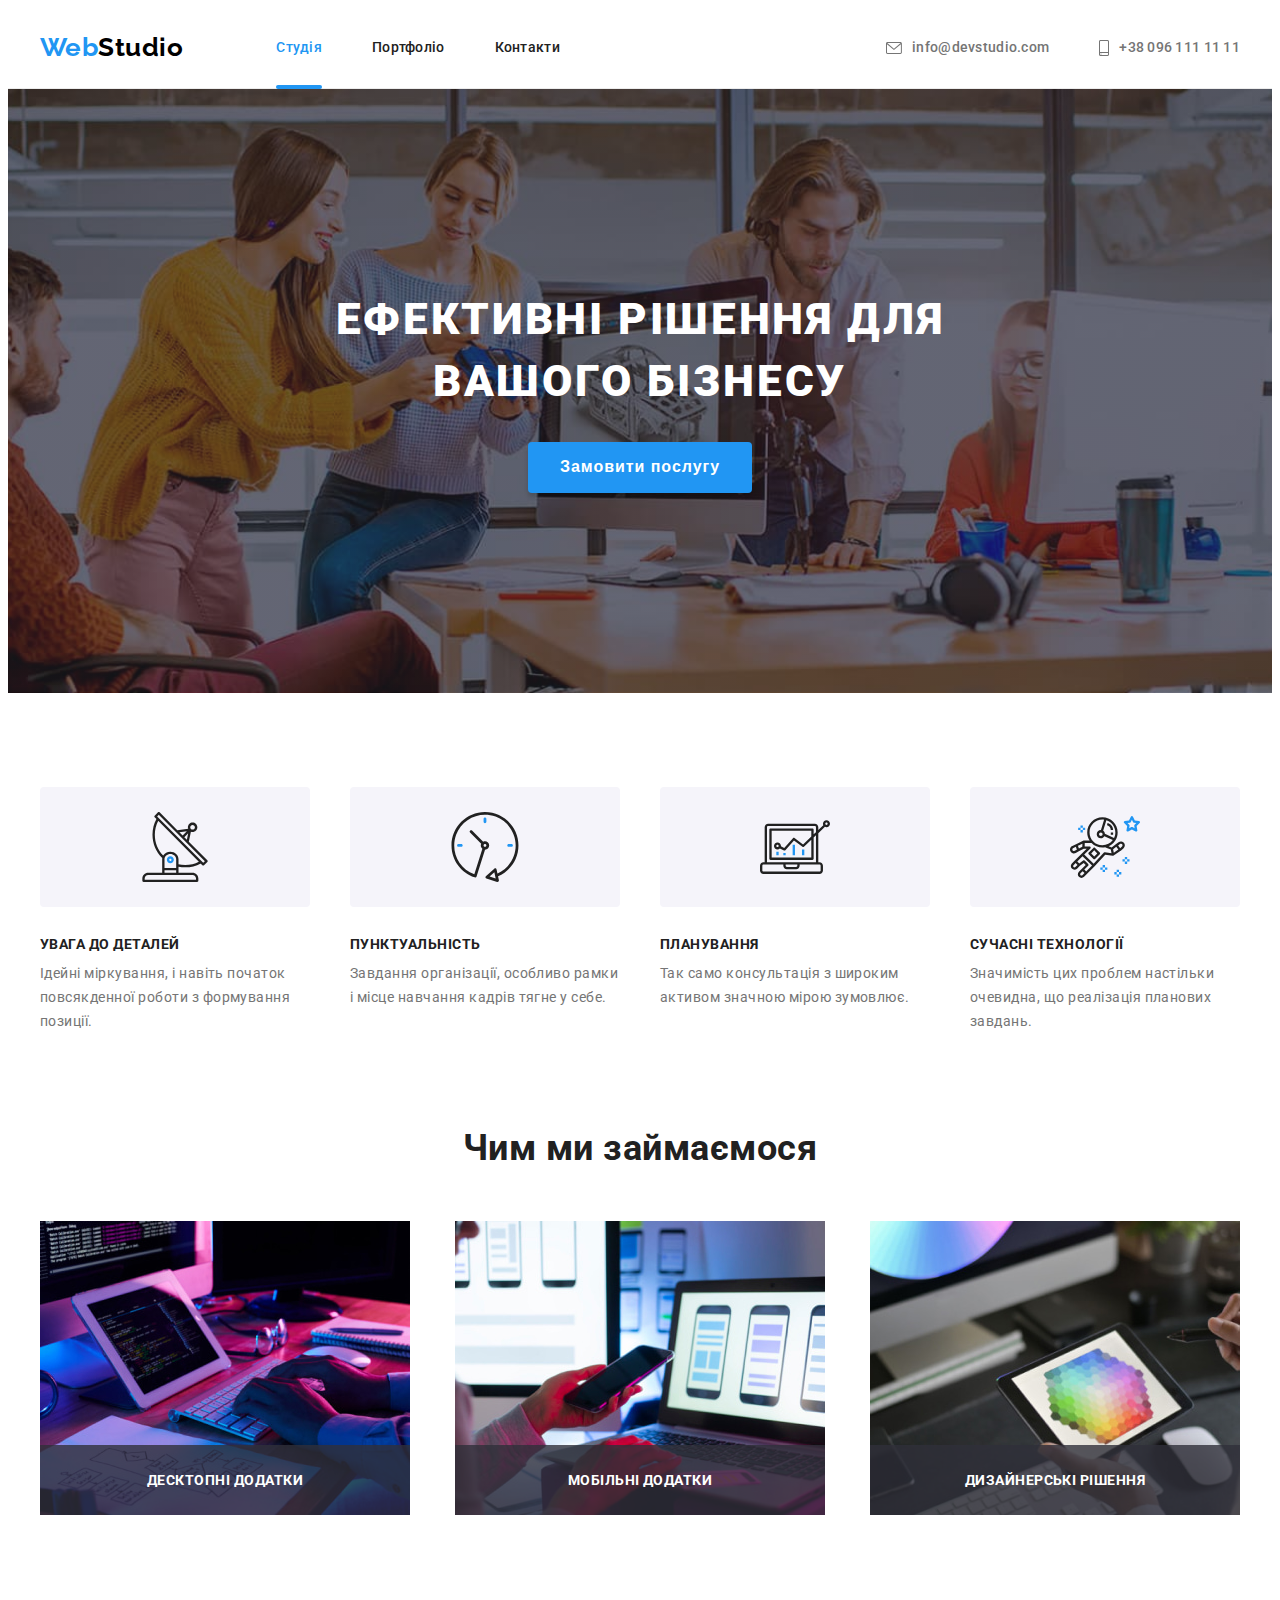
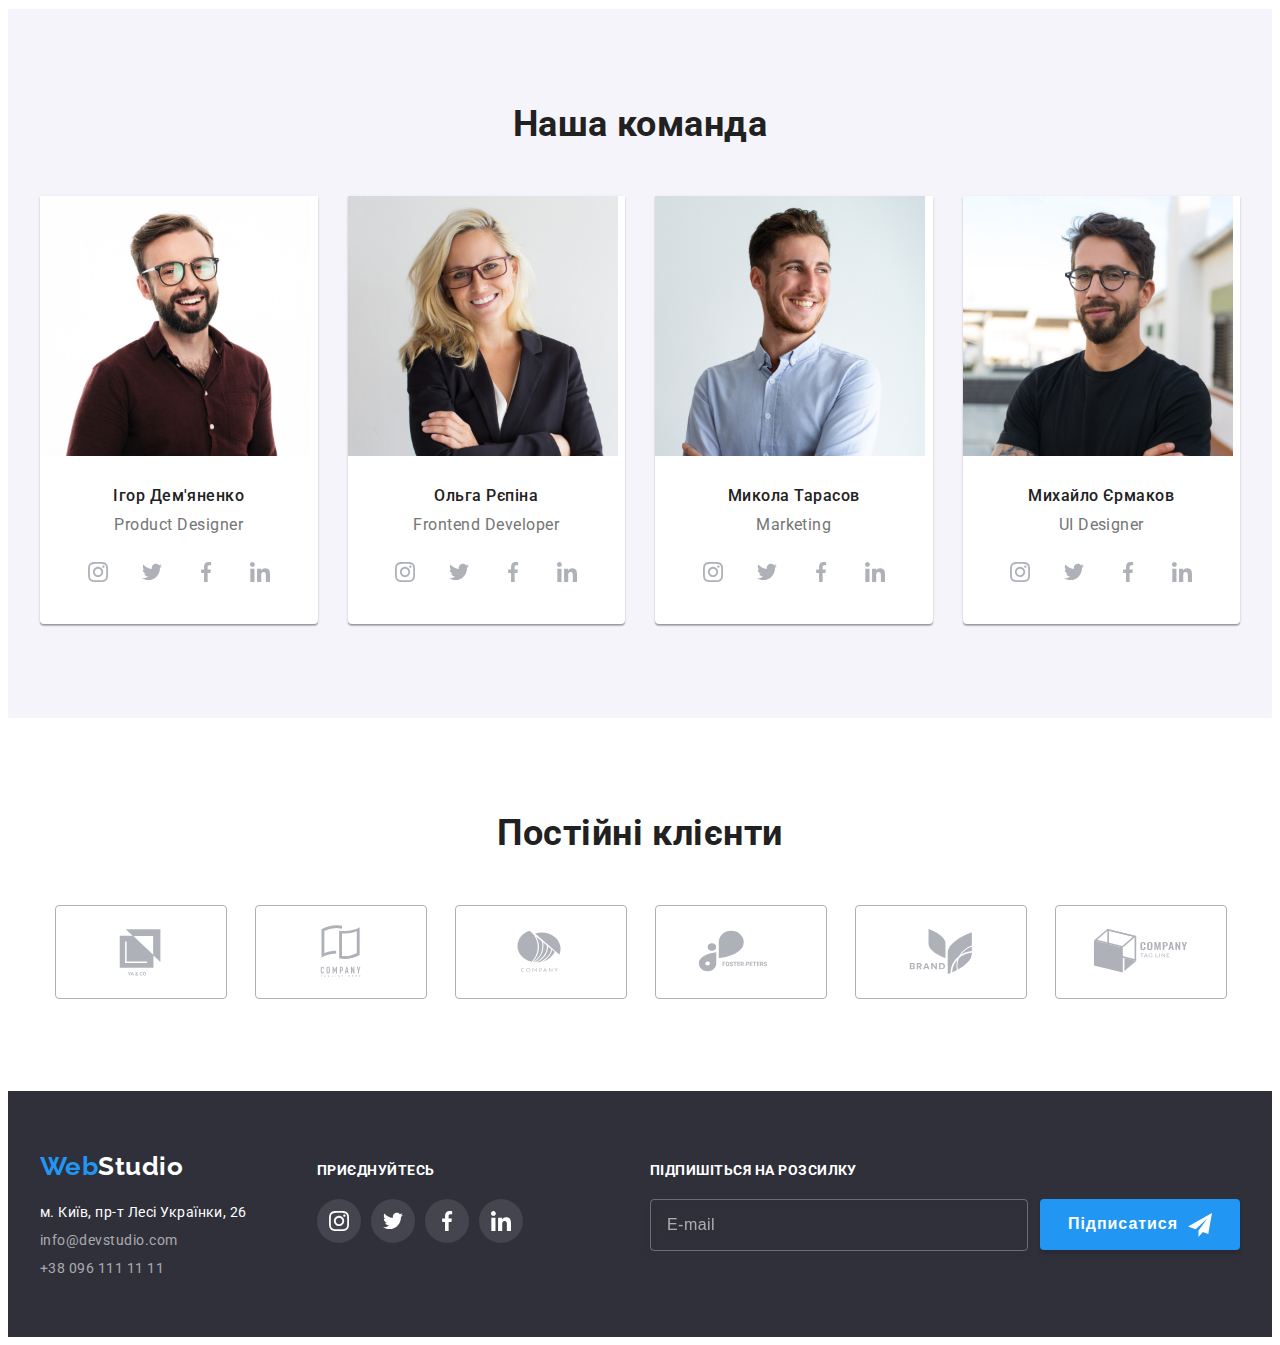
<file: index.html>
<!DOCTYPE html>
<html lang="uk">
  <head>
    <meta charset="UTF-8" />
    <meta http-equiv="X-UA-Compatible" content="IE=edge" />
    <meta name="viewport" content="width=device-width, initial-scale=1.0" />
    <title>Студія</title>

    <!-- Fonts -->
    <link rel="preconnect" href="https://fonts.googleapis.com" />
    <link rel="preconnect" href="https://fonts.gstatic.com" crossorigin />
    <link
      href="https://fonts.googleapis.com/css2?family=Raleway:wght@700&family=Roboto:wght@400;500;700;900&display=swap"
      rel="stylesheet"
    />

    <!-- Normalize -->
    <link
      rel="stylesheet"
      href="https://cdnjs.cloudflare.com/ajax/libs/modern-normalize/1.1.0/modern-normalize.min.css"
      integrity="sha512-wpPYUAdjBVSE4KJnH1VR1HeZfpl1ub8YT/NKx4PuQ5NmX2tKuGu6U/JRp5y+Y8XG2tV+wKQpNHVUX03MfMFn9Q=="
      crossorigin="anonymous"
      referrerpolicy="no-referrer"
    />

    <!-- Styles -->
    <link rel="stylesheet" href="./css/main.min.css" />
  </head>

  <body>
    <header class="header">
      <div class="header__container">
        <nav class="navigation">
          <!-- logo -->
          <a class="logo" href="index.html"
            ><span class="logo__accent">Web</span>Studio</a
          >

          <!-- menu -->
          <ul class="nav-menu">
            <li class="nav-menu__item">
              <a
                class="nav-menu__link nav-menu__link--current"
                href="index.html"
                >Студія</a
              >
            </li>

            <li class="nav-menu__item">
              <a class="nav-menu__link" href="portfolio.html">Портфоліо</a>
            </li>

            <li class="nav-menu__item">
              <a class="nav-menu__link" href="/">Контакти</a>
            </li>
          </ul>
        </nav>

        <!-- contacts -->
        <ul class="contacts">
          <li class="contacts__item">
            <a class="contacts__link" href="mailto:info@devstudio.com">
              <svg class="contacts__icon" width="16" height="12">
                <use href="./images/sprite.svg#envelope"></use></svg
              >info@devstudio.com</a
            >
          </li>

          <li class="contacts__item">
            <a class="contacts__link" href="tel:+380961111111">
              <svg class="contacts__icon" width="10" height="16">
                <use href="./images/sprite.svg#smartphone"></use></svg
              >+38 096 111 11 11</a
            >
          </li>
        </ul>
      </div>
    </header>

    <main>
      <!-- HERO SECTION -->
      <section class="hero">
        <div class="section__container">
          <h1 class="hero__title">Ефективні рішення для вашого бізнесу</h1>
          <button class="hero__button" type="button" data-modal-open>
            Замовити послугу
          </button>
        </div>
      </section>

      <!-- "НАШІ ПЕРЕВАГИ" SECTION -->
      <section class="section">
        <div class="section__container">
          <h2 class="section__title visually-hidden">Наші переваги</h2>

          <ul class="features">
            <li class="features__item">
              <!-- icon -->
              <div class="features__pic">
                <svg class="features__icon" width="70" height="70">
                  <use href="./images/sprite.svg#antenna"></use>
                </svg>
              </div>
              <!-- description -->
              <h3 class="features__title">УВАГА ДО ДЕТАЛЕЙ</h3>
              <p class="features__description">
                Ідейні міркування, і навіть початок повсякденної роботи з
                формування позиції.
              </p>
            </li>

            <li class="features__item">
              <!-- icon -->
              <div class="features__pic">
                <svg class="features__icon" width="70" height="70">
                  <use href="./images/sprite.svg#clock"></use>
                </svg>
              </div>
              <!-- description -->
              <h3 class="features__title">ПУНКТУАЛЬНІСТЬ</h3>
              <p class="features__description">
                Завдання організації, особливо рамки і місце навчання кадрів
                тягне у себе.
              </p>
            </li>

            <li class="features__item">
              <!-- icon -->
              <div class="features__pic">
                <svg class="features__icon" width="70" height="70">
                  <use href="./images/sprite.svg#diagram"></use>
                </svg>
              </div>
              <!-- description -->
              <h3 class="features__title">ПЛАНУВАННЯ</h3>
              <p class="features__description">
                Так само консультація з широким активом значною мірою зумовлює.
              </p>
            </li>

            <li class="features__item">
              <!-- icon -->
              <div class="features__pic">
                <svg class="features__icon" width="70" height="70">
                  <use href="./images/sprite.svg#astronaut"></use>
                </svg>
              </div>
              <!-- description -->
              <h3 class="features__title">СУЧАСНІ ТЕХНОЛОГІЇ</h3>
              <p class="features__description">
                Значимість цих проблем настільки очевидна, що реалізація
                планових завдань.
              </p>
            </li>
          </ul>
        </div>
      </section>

      <!-- "ЧИМ МИ ЗАЙМАЄМОСЯ" SECTION -->
      <section class="services">
        <div class="section__container">
          <h2 class="section__title">Чим ми займаємося</h2>
          <ul class="service-pannel">
            <li class="service-pannel__item">
              <img
                class="service-pannel__image"
                src="./images/close-up-image-programer-working-his-desk-office_1098-18707.jpeg"
                alt="Стіл з двома екранами на яких видно код, клавіатурою та папером з розміткою. Людина користується клавіатурою."
                width="370"
                height="294"
              />
              <div class="service-pannel__description">
                <p class="service-pannel__title">Десктопні додатки</p>
              </div>
            </li>

            <li class="service-pannel__item">
              <img
                class="service-pannel__image"
                src="./images/web-ui-designers-are-developing-application-smartphones-team-creators-is-working-interface-mobile-phones_8119-2713.jpeg"
                alt="На столі стоїть лєптоп і окремий монітор на якіх зображені мобільні прототипи. Людина тримає смартфон."
                width="370"
                height="294"
              />
              <div class="service-pannel__description">
                <p class="service-pannel__title">Мобільні додатки</p>
              </div>
            </li>

            <li class="service-pannel__item">
              <img
                class="service-pannel__image"
                src="./images/creative-artist-web-design-with-working-colour-selection-graphic-tablet_35674-1119.jpeg"
                alt="Людина на планшеті вибірає колір з палітри кольорів. На задньому плані видно стіл з монітором, клавіатурою, мишкою та смартфоном."
                width="370"
                height="294"
              />
              <div class="service-pannel__description">
                <p class="service-pannel__title">Дизайнерські рішення</p>
              </div>
            </li>
          </ul>
        </div>
      </section>

      <!-- "НАША КОМАНДА" SECTION -->
      <section class="team">
        <div class="section__container">
          <h2 class="section__title">Наша команда</h2>

          <ul class="employee">
            <li class="employee__item">
              <img
                class="employee__pic"
                src="./images/4853.jpeg"
                alt="Ігор Дем'яненко"
                width="270"
                height="260"
              />
              <div class="employee__info">
                <h3 class="employee__title">Ігор Дем'яненко</h3>
                <p class="employee__description">Product Designer</p>

                <ul class="socials">
                  <li class="socials__item">
                    <a class="socials__link" href=""
                      ><svg class="socials__icon" width="20" height="20">
                        <use href="./images/sprite.svg#instagram"></use></svg
                    ></a>
                  </li>
                  <li class="socials__item">
                    <a class="socials__link" href=""
                      ><svg class="socials__icon" width="20" height="20">
                        <use href="./images/sprite.svg#twitter"></use></svg
                    ></a>
                  </li>
                  <li class="socials__item">
                    <a class="socials__link" href=""
                      ><svg class="socials__icon" width="20" height="20">
                        <use href="./images/sprite.svg#facebook"></use></svg
                    ></a>
                  </li>
                  <li class="socials__item">
                    <a class="socials__link" href=""
                      ><svg class="socials__icon" width="20" height="20">
                        <use href="./images/sprite.svg#linkedin"></use></svg
                    ></a>
                  </li>
                </ul>
              </div>
            </li>

            <li class="employee__item">
              <img
                class="employee__pic"
                src="./images/5844.jpeg"
                alt="Ольга Рєпіна"
                width="270"
                height="260"
              />
              <div class="employee__info">
                <h3 class="employee__title">Ольга Рєпіна</h3>
                <p class="employee__description">Frontend Developer</p>

                <ul class="socials">
                  <li class="socials__item">
                    <a class="socials__link" href=""
                      ><svg class="socials__icon" width="20" height="20">
                        <use href="./images/sprite.svg#instagram"></use></svg
                    ></a>
                  </li>
                  <li class="socials__item">
                    <a class="socials__link" href=""
                      ><svg class="socials__icon" width="20" height="20">
                        <use href="./images/sprite.svg#twitter"></use></svg
                    ></a>
                  </li>
                  <li class="socials__item">
                    <a class="socials__link" href=""
                      ><svg class="socials__icon" width="20" height="20">
                        <use href="./images/sprite.svg#facebook"></use></svg
                    ></a>
                  </li>
                  <li class="socials__item">
                    <a class="socials__link" href=""
                      ><svg class="socials__icon" width="20" height="20">
                        <use href="./images/sprite.svg#linkedin"></use></svg
                    ></a>
                  </li>
                </ul>
              </div>
            </li>

            <li class="employee__item">
              <img
                class="employee__pic"
                src="./images/16166.jpeg"
                alt="Микола Тарасов"
                width="270"
                height="260"
              />
              <div class="employee__info">
                <h3 class="employee__title">Микола Тарасов</h3>
                <p class="employee__description">Marketing</p>

                <ul class="socials">
                  <li class="socials__item">
                    <a class="socials__link" href=""
                      ><svg class="socials__icon" width="20" height="20">
                        <use href="./images/sprite.svg#instagram"></use></svg
                    ></a>
                  </li>
                  <li class="socials__item">
                    <a class="socials__link" href=""
                      ><svg class="socials__icon" width="20" height="20">
                        <use href="./images/sprite.svg#twitter"></use></svg
                    ></a>
                  </li>
                  <li class="socials__item">
                    <a class="socials__link" href=""
                      ><svg class="socials__icon" width="20" height="20">
                        <use href="./images/sprite.svg#facebook"></use></svg
                    ></a>
                  </li>
                  <li class="socials__item">
                    <a class="socials__link" href=""
                      ><svg class="socials__icon" width="20" height="20">
                        <use href="./images/sprite.svg#linkedin"></use></svg
                    ></a>
                  </li>
                </ul>
              </div>
            </li>

            <li class="employee__item">
              <img
                class="employee__pic"
                src="images/2968.jpeg"
                alt="Михайло Єрмаков"
                width="270"
                height="260"
              />
              <div class="employee__info">
                <h3 class="employee__title">Михайло Єрмаков</h3>
                <p class="employee__description">UI Designer</p>

                <ul class="socials">
                  <li class="socials__item">
                    <a class="socials__link" href=""
                      ><svg class="socials__icon" width="20" height="20">
                        <use href="./images/sprite.svg#instagram"></use></svg
                    ></a>
                  </li>
                  <li class="socials__item">
                    <a class="socials__link" href=""
                      ><svg class="socials__icon" width="20" height="20">
                        <use href="./images/sprite.svg#twitter"></use></svg
                    ></a>
                  </li>
                  <li class="socials__item">
                    <a class="socials__link" href=""
                      ><svg class="socials__icon" width="20" height="20">
                        <use href="./images/sprite.svg#facebook"></use></svg
                    ></a>
                  </li>
                  <li class="socials__item">
                    <a class="socials__link" href=""
                      ><svg class="socials__icon" width="20" height="20">
                        <use href="./images/sprite.svg#linkedin"></use></svg
                    ></a>
                  </li>
                </ul>
              </div>
            </li>
          </ul>
        </div>
      </section>

      <!-- "ПОСТІЙНІ КЛІЄНТИ" SECTION -->
      <section class="section">
        <div class="section__container">
          <h2 class="section__title">Постійні клієнти</h2>

          <ul class="clients">
            <li class="clients__item">
              <a class="clients__link" href="">
                <svg class="clients__icon">
                  <use href="./images/sprite.svg#client1"></use>
                </svg>
              </a>
            </li>

            <li class="clients__item">
              <a class="clients__link" href="">
                <svg class="clients__icon">
                  <use href="./images/sprite.svg#client2"></use>
                </svg>
              </a>
            </li>

            <li class="clients__item">
              <a class="clients__link" href="">
                <svg class="clients__icon">
                  <use href="./images/sprite.svg#client3"></use>
                </svg>
              </a>
            </li>

            <li class="clients__item">
              <a class="clients__link" href="">
                <svg class="clients__icon">
                  <use href="./images/sprite.svg#client4"></use>
                </svg>
              </a>
            </li>

            <li class="clients__item">
              <a class="clients__link" href="">
                <svg class="clients__icon">
                  <use href="./images/sprite.svg#client5"></use>
                </svg>
              </a>
            </li>

            <li class="clients__item">
              <a class="clients__link" href="">
                <svg class="clients__icon">
                  <use href="./images/sprite.svg#client6"></use>
                </svg>
              </a>
            </li>
          </ul>
        </div>
      </section>
    </main>

    <!-- MODAL SCREEN -->
    <div class="backdrop is-hidden" data-modal>
      <div class="modal">
        <!-- modal close buttom -->
        <button class="close-button" data-modal-close>
          <svg class="close-button__icon">
            <use href="./images/sprite.svg#close"></use>
          </svg>
        </button>

        <!-- modal form -->
        <form class="callback-form">
          <p class="callback-form__title">
            Залиште свої дані, ми вам передзвонимо
          </p>

          <ul class="callback-form__group">
            <!-- name field -->
            <li>
              <label class="callback-form__field">
                <span class="callback-form__label">Ім'я</span>

                <input
                  type="text"
                  class="callback-form__input"
                  name="name"
                  placeholder=" "
                />

                <svg class="callback-form__icon" width="18" height="18">
                  <use href="./images/sprite.svg#person"></use>
                </svg>
              </label>
            </li>

            <!-- telephone field -->
            <li>
              <label class="callback-form__field">
                <span class="callback-form__label">Телефон</span>

                <input
                  type="tel"
                  class="callback-form__input"
                  name="telephone"
                  placeholder=" "
                />

                <svg class="callback-form__icon" width="18" height="18">
                  <use href="./images/sprite.svg#phone"></use>
                </svg>
              </label>
            </li>

            <!-- mail field -->
            <li>
              <label class="callback-form__field">
                <span class="callback-form__label">Пошта</span>

                <input
                  type="email"
                  class="callback-form__input"
                  name="mail"
                  placeholder=" "
                />

                <svg class="callback-form__icon" width="18" height="18">
                  <use href="./images/sprite.svg#email"></use>
                </svg>
              </label>
            </li>
          </ul>

          <!-- comment field -->
          <label class="callback-form__field callback-form__field--comment">
            <span class="callback-form__label">Коментар</span>
            <textarea
              name="comment"
              class="callback-form__input callback-form__input--textarea"
              rows="10"
              placeholder="Введіть текст"
            ></textarea>
          </label>

          <!-- policy field -->
          <label class="callback-form__field callback-form__field--policy">
            <input
              type="checkbox"
              class="callback-form__checkbox visually-hidden"
              name="policy"
              required
            />

            <span class="checkbox">
              <svg class="checkbox__icon" width="16" height="15">
                <use href="./images/sprite.svg#check"></use>
              </svg>
            </span>

            <span class="callback-form__checkbox-label"
              >Погоджуюся з розсилкою та приймаю
              <a class="callback-form__checkbox-link" href="/"
                >Умови договору</a
              ></span
            >
          </label>

          <!-- submit button -->
          <button type="submit" class="callback-form__button--submit">
            Відправити
          </button>
        </form>
      </div>
    </div>

    <footer class="footer">
      <div class="footer__container">
        <div class="footer__left">
          <div>
            <a class="logo logo--footer" href="index.html"
              ><span class="logo__accent">Web</span>Studio</a
            >

            <address class="address">
              <ul class="address__list">
                <li class="address__item">
                  <a
                    class="address__link address__link--location"
                    href="https://goo.gl/maps/HwtQE2mgHwNeuMtz8"
                    target="_blank"
                    rel="noopener noreferrer nofollow"
                    >м. Київ, пр-т Лесі Українки, 26</a
                  >
                </li>

                <li class="address__item">
                  <a class="address__link" href="mailto:info@devstudio.com"
                    >info@devstudio.com</a
                  >
                </li>

                <li class="address__item">
                  <a class="address__link" href="tel:+380961111111"
                    >+38 096 111 11 11</a
                  >
                </li>
              </ul>
            </address>
          </div>

          <div class="join">
            <h3 class="footer__title">Приєднуйтесь</h3>

            <ul class="socials">
              <li class="socials__item">
                <a class="socials__link socials__link--dark" href=""
                  ><svg class="socials__icon" width="20" height="20">
                    <use href="./images/sprite.svg#instagram"></use></svg
                ></a>
              </li>

              <li class="socials__item">
                <a class="socials__link socials__link--dark" href=""
                  ><svg class="socials__icon" width="20" height="20">
                    <use href="./images/sprite.svg#twitter"></use></svg
                ></a>
              </li>

              <li class="socials__item">
                <a class="socials__link socials__link--dark" href=""
                  ><svg class="socials__icon" width="20" height="20">
                    <use href="./images/sprite.svg#facebook"></use></svg
                ></a>
              </li>

              <li class="socials__item">
                <a class="socials__link socials__link--dark" href=""
                  ><svg class="socials__icon" width="20" height="20">
                    <use href="./images/sprite.svg#linkedin"></use></svg
                ></a>
              </li>
            </ul>
          </div>
        </div>

        <div class="subscribe">
          <h3 class="footer__title">Підпишіться на розсилку</h3>

          <form class="subscribe-form">
            <label class="subscribe-form__field">
              <input
                type="email"
                class="subscribe-form__input"
                name="mail"
                placeholder="E-mail"
              />
            </label>

            <button type="submit" class="button button--subscribe">
              Підписатися
              <svg class="button__icon" width="24" height="24">
                <use href="./images/sprite.svg#send"></use>
              </svg>
            </button>
          </form>
        </div>
      </div>
    </footer>

    <!-- Modal On/Off Script -->
    <script src="./js/modal.js"></script>

    <!-- Form Testing Script -->
    <!-- <script>
      (() => {
        document
          .querySelector(".js-speaker-form")
          .addEventListener("submit", (e) => {
            e.preventDefault();

            new FormData(e.currentTarget).forEach((value, name) =>
              console.log(`${name}: ${value}`)
            );

            e.currentTarget.reset();
          });
      })();
    </script> -->
  </body>
</html>
</file>
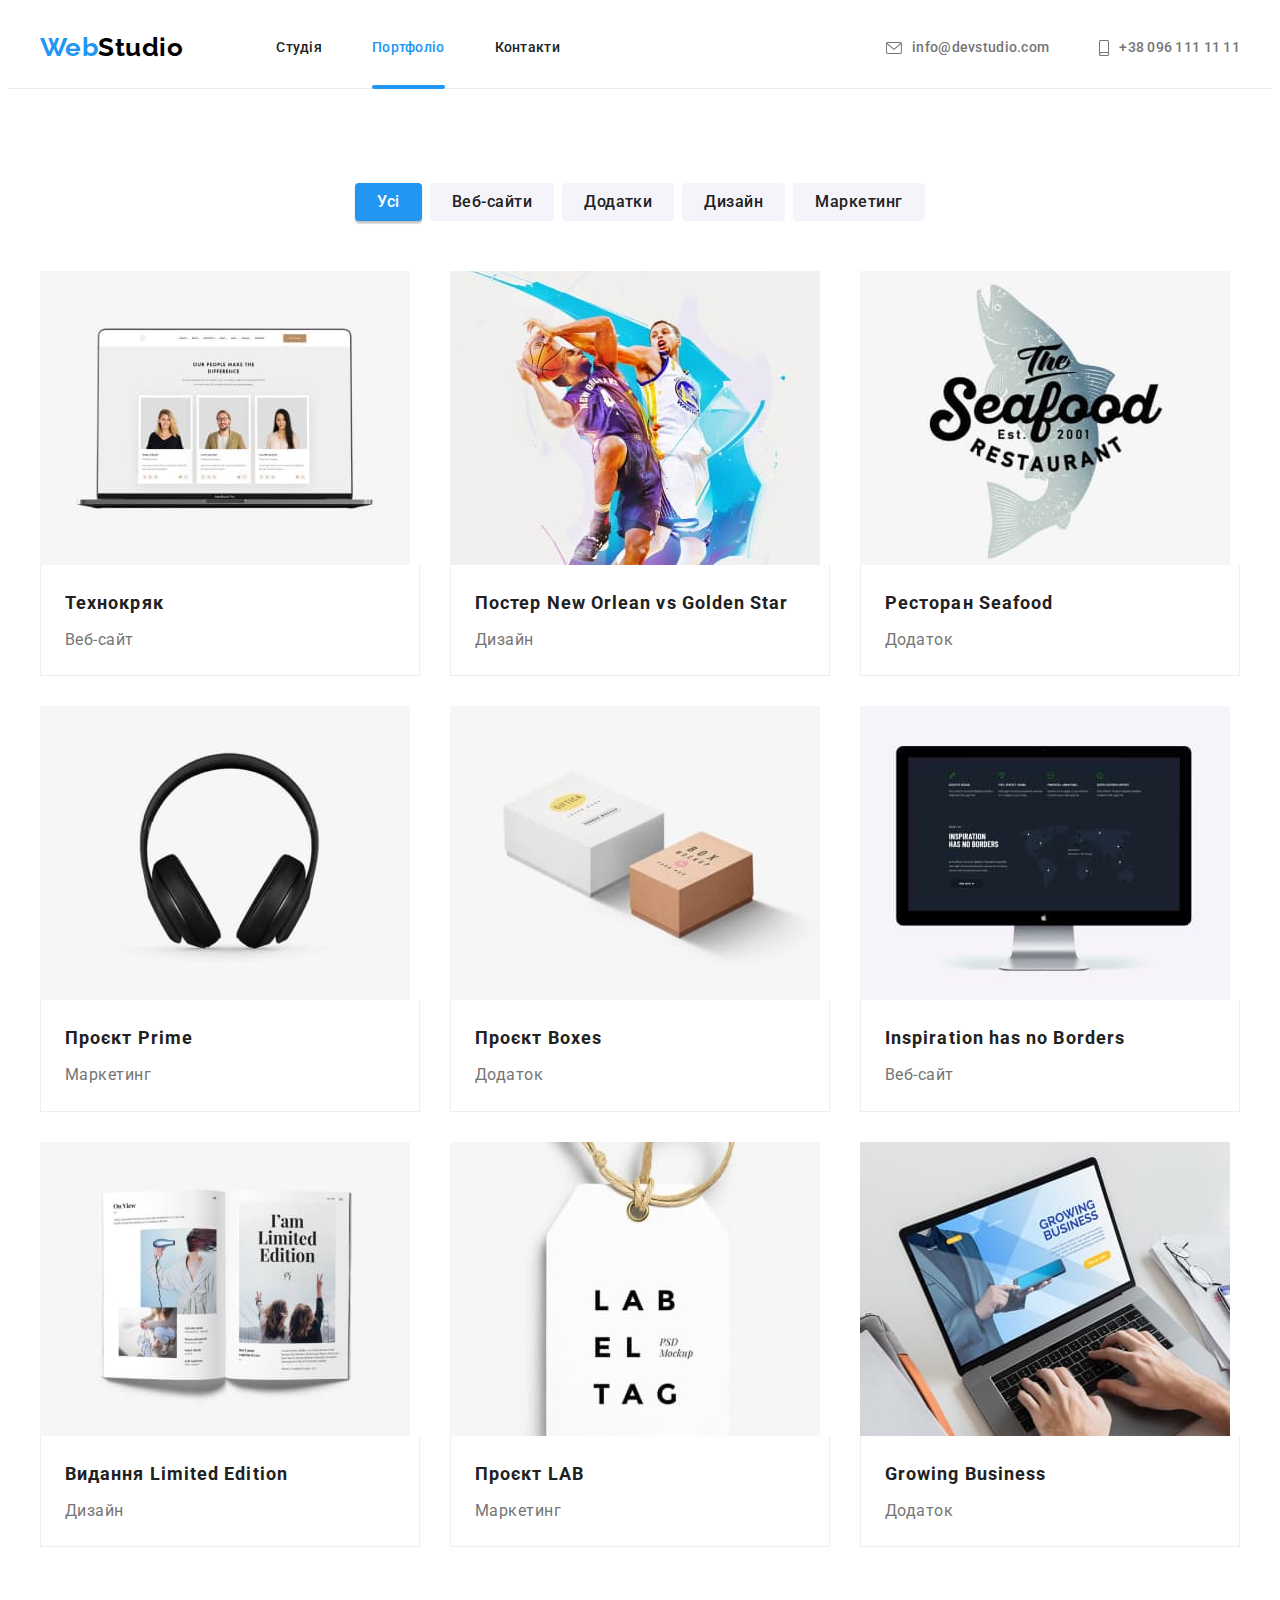
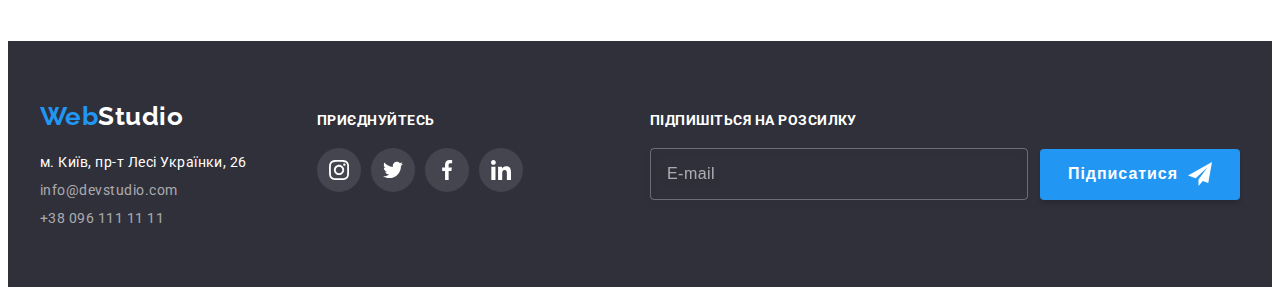
<file: portfolio.html>
<!DOCTYPE html>
<html lang="uk">
  <head>
    <meta charset="UTF-8" />
    <meta http-equiv="X-UA-Compatible" content="IE=edge" />
    <meta name="viewport" content="width=device-width, initial-scale=1.0" />
    <title>Портфоліо</title>

    <!-- Fonts -->
    <link rel="preconnect" href="https://fonts.googleapis.com" />
    <link rel="preconnect" href="https://fonts.gstatic.com" crossorigin />
    <link
      href="https://fonts.googleapis.com/css2?family=Raleway:wght@700&family=Roboto:wght@400;500;700;900&display=swap"
      rel="stylesheet"
    />

    <!-- Normalize -->
    <link
      rel="stylesheet"
      href="https://cdnjs.cloudflare.com/ajax/libs/modern-normalize/1.1.0/modern-normalize.min.css"
      integrity="sha512-wpPYUAdjBVSE4KJnH1VR1HeZfpl1ub8YT/NKx4PuQ5NmX2tKuGu6U/JRp5y+Y8XG2tV+wKQpNHVUX03MfMFn9Q=="
      crossorigin="anonymous"
      referrerpolicy="no-referrer"
    />

    <!-- Styles -->
    <link rel="stylesheet" href="./css/main.min.css" />
  </head>

  <body>
    <header class="header">
      <div class="header__container">
        <nav class="navigation">
          <!-- logo -->
          <a class="logo" href="index.html"
            ><span class="logo__accent">Web</span>Studio</a
          >

          <!-- menu -->
          <ul class="nav-menu">
            <li class="nav-menu__item">
              <a class="nav-menu__link" href="index.html">Студія</a>
            </li>

            <li class="nav-menu__item">
              <a
                class="nav-menu__link nav-menu__link--current"
                href="portfolio.html"
                >Портфоліо</a
              >
            </li>

            <li class="nav-menu__item">
              <a class="nav-menu__link" href="/">Контакти</a>
            </li>
          </ul>
        </nav>

        <!-- contacts -->
        <ul class="contacts">
          <li class="contacts__item">
            <a class="contacts__link" href="mailto:info@devstudio.com">
              <svg class="contacts__icon" width="16" height="12">
                <use href="./images/sprite.svg#envelope"></use></svg
              >info@devstudio.com</a
            >
          </li>

          <li class="contacts__item">
            <a class="contacts__link" href="tel:+380961111111">
              <svg class="contacts__icon" width="10" height="16">
                <use href="./images/sprite.svg#smartphone"></use></svg
              >+38 096 111 11 11</a
            >
          </li>
        </ul>
      </div>
    </header>

    <main>
      <!-- PORTFOLIO SECTION -->
      <section class="section">
        <div class="section__container">
          <h1 class="section__title visually-hidden">Портфоліо</h1>

          <!--Filter Navigation-->
          <!-- <ul class="filter-nav list">
            <li class="filter-nav__item">
              <button class="filter-nav__button" type="button">Усі</button>
            </li>

            <li class="filter-nav__item">
              <button class="filter-nav__button" type="button">
                Веб-сайти
              </button>
            </li>

            <li class="filter-nav__item">
              <button class="filter-nav__button" type="button">Додатки</button>
            </li>

            <li class="filter-nav__item">
              <button class="filter-nav__button" type="button">Дизайн</button>
            </li>

            <li class="filter-nav__item">
              <button class="filter-nav__button" type="button">
                Маркетинг
              </button>
            </li>
          </ul> -->

          <form class="filter">
            <ul class="filter__list">
              <li class="filter__item">
                <label class="filter__field">
                  <input
                    class="filter__input visually-hidden"
                    type="radio"
                    name="filter"
                    value="all"
                    checked
                  />
                  <span class="filter__label">Усі</span>
                </label>
              </li>

              <li class="filter__item">
                <label class="filter__field">
                  <input
                    class="filter__input visually-hidden"
                    type="radio"
                    name="filter"
                    value="websites"
                  />
                  <span class="filter__label">Веб-сайти</span>
                </label>
              </li>

              <li class="filter__item">
                <label class="filter__field">
                  <input
                    class="filter__input visually-hidden"
                    type="radio"
                    name="filter"
                    value="apps"
                  />
                  <span class="filter__label">Додатки</span>
                </label>
              </li>

              <li class="filter__item">
                <label class="filter__field">
                  <input
                    class="filter__input visually-hidden"
                    type="radio"
                    name="filter"
                    value="design"
                  />
                  <span class="filter__label">Дизайн</span>
                </label>
              </li>

              <li class="filter__item">
                <label class="filter__field">
                  <input
                    class="filter__input visually-hidden"
                    type="radio"
                    name="filter"
                    value="marketing"
                  />
                  <span class="filter__label">Маркетинг</span>
                </label>
              </li>
            </ul>
          </form>

          <!-- Portfolio Gallery -->
          <ul class="portfolio">
            <li class="portfolio__item">
              <a class="portfolio__link" href="/">
                <div class="portfolio__thumb">
                  <img
                    class="portfolio__image"
                    src="./images/portfolio1.jpeg"
                    alt="Веб-сайт на мокапі лєптопа"
                    width="370"
                    height="294"
                  />
                  <div class="portfolio__overlay">
                    <p class="portfolio__description">
                      Ресурс пропонує комплексні пропозиції з різним рівнем
                      функціоналу та сервісів. Все це дозволить відвідувачу
                      отримати вичерпні відомості про компанію чи приватну
                      особу.
                    </p>
                  </div>
                </div>

                <div class="portfolio__meta">
                  <h2 class="portfolio__title">Технокряк</h2>

                  <p class="portfolio__type">Веб-сайт</p>
                </div>
              </a>
            </li>

            <li class="portfolio__item">
              <a class="portfolio__link" href="/">
                <div class="portfolio__thumb">
                  <img
                    class="portfolio__image"
                    src="./images/portfolio2.jpeg"
                    alt="Ігровий момент гравців команд НБА з графічними елементами"
                    width="370"
                    height="294"
                  />
                  <div class="portfolio__overlay">
                    <p class="portfolio__description">
                      Ресурс пропонує комплексні пропозиції з різним рівнем
                      функціоналу та сервісів. Все це дозволить відвідувачу
                      отримати вичерпні відомості про компанію чи приватну
                      особу.
                    </p>
                  </div>
                </div>
                <div class="portfolio__meta">
                  <h2 class="portfolio__title">
                    Постер New Orlean vs Golden Star
                  </h2>
                  <p class="portfolio__type">Дизайн</p>
                </div>
              </a>
            </li>

            <li class="portfolio__item">
              <a class="portfolio__link" href="/">
                <div class="portfolio__thumb">
                  <img
                    class="portfolio__image"
                    src="./images/portfolio3.jpeg"
                    alt="Логотип ресторану з назвою на передньому плані та малюнком риби позаду"
                    width="370"
                    height="294"
                  />
                  <div class="portfolio__overlay">
                    <p class="portfolio__description">
                      Ресурс пропонує комплексні пропозиції з різним рівнем
                      функціоналу та сервісів. Все це дозволить відвідувачу
                      отримати вичерпні відомості про компанію чи приватну
                      особу.
                    </p>
                  </div>
                </div>
                <div class="portfolio__meta">
                  <h2 class="portfolio__title">Ресторан Seafood</h2>
                  <p class="portfolio__type">Додаток</p>
                </div>
              </a>
            </li>

            <li class="portfolio__item">
              <a class="portfolio__link" href="/">
                <div class="portfolio__thumb">
                  <img
                    class="portfolio__image"
                    src="./images/portfolio4.jpeg"
                    alt="Чорні бездротові навушники на білому фоні"
                    width="370"
                    height="294"
                  />
                  <div class="portfolio__overlay">
                    <p class="portfolio__description">
                      Ресурс пропонує комплексні пропозиції з різним рівнем
                      функціоналу та сервісів. Все це дозволить відвідувачу
                      отримати вичерпні відомості про компанію чи приватну
                      особу.
                    </p>
                  </div>
                </div>
                <div class="portfolio__meta">
                  <h2 class="portfolio__title">Проєкт Prime</h2>
                  <p class="portfolio__type">Маркетинг</p>
                </div>
              </a>
            </li>

            <li class="portfolio__item">
              <a class="portfolio__link" href="/">
                <div class="portfolio__thumb">
                  <img
                    class="portfolio__image"
                    src="./images/portfolio5.jpeg"
                    alt="Графічні коробки різного кольору з місцеп під опис"
                    width="370"
                    height="294"
                  />
                  <div class="portfolio__overlay">
                    <p class="portfolio__description">
                      Ресурс пропонує комплексні пропозиції з різним рівнем
                      функціоналу та сервісів. Все це дозволить відвідувачу
                      отримати вичерпні відомості про компанію чи приватну
                      особу.
                    </p>
                  </div>
                </div>
                <div class="portfolio__meta">
                  <h2 class="portfolio__title">Проєкт Boxes</h2>
                  <p class="portfolio__type">Додаток</p>
                </div>
              </a>
            </li>

            <li class="portfolio__item">
              <a class="portfolio__link" href="/">
                <div class="portfolio__thumb">
                  <img
                    class="portfolio__image"
                    src="./images/portfolio6.jpeg"
                    alt="Компьютер айМак з макетом веб-сайта на екрані"
                    width="370"
                    height="294"
                  />
                  <div class="portfolio__overlay">
                    <p class="portfolio__description">
                      Ресурс пропонує комплексні пропозиції з різним рівнем
                      функціоналу та сервісів. Все це дозволить відвідувачу
                      отримати вичерпні відомості про компанію чи приватну
                      особу.
                    </p>
                  </div>
                </div>
                <div class="portfolio__meta">
                  <h2 class="portfolio__title">Inspiration has no Borders</h2>
                  <p class="portfolio__type">Веб-сайт</p>
                </div>
              </a>
            </li>

            <li class="portfolio__item">
              <a class="portfolio__link" href="/">
                <div class="portfolio__thumb">
                  <img
                    class="portfolio__image"
                    src="./images/portfolio7.jpeg"
                    alt="Графічний макет розгорнутого журналу"
                    width="370"
                    height="294"
                  />
                  <div class="portfolio__overlay">
                    <p class="portfolio__description">
                      Ресурс пропонує комплексні пропозиції з різним рівнем
                      функціоналу та сервісів. Все це дозволить відвідувачу
                      отримати вичерпні відомості про компанію чи приватну
                      особу.
                    </p>
                  </div>
                </div>
                <div class="portfolio__meta">
                  <h2 class="portfolio__title">Видання Limited Edition</h2>
                  <p class="portfolio__type">Дизайн</p>
                </div>
              </a>
            </li>

            <li class="portfolio__item">
              <a class="portfolio__link" href="/">
                <div class="portfolio__thumb">
                  <img
                    class="portfolio__image"
                    src="./images/portfolio8.jpeg"
                    alt="Мокап бірки з місцем під опис"
                    width="370"
                    height="294"
                  />
                  <div class="portfolio__overlay">
                    <p class="portfolio__description">
                      Ресурс пропонує комплексні пропозиції з різним рівнем
                      функціоналу та сервісів. Все це дозволить відвідувачу
                      отримати вичерпні відомості про компанію чи приватну
                      особу.
                    </p>
                  </div>
                </div>
                <div class="portfolio__meta">
                  <h2 class="portfolio__title">Проєкт LAB</h2>
                  <p class="portfolio__type">Маркетинг</p>
                </div>
              </a>
            </li>

            <li class="portfolio__item">
              <a class="portfolio__link" href="/">
                <div class="portfolio__thumb">
                  <img
                    class="portfolio__image"
                    src="./images/portfolio9.jpeg"
                    alt="Людина користуется лептопом поруч з купою паперу. На екрані представлений макет веб-сайту"
                    width="370"
                    height="294"
                  />
                  <div class="portfolio__overlay">
                    <p class="portfolio__description">
                      Ресурс пропонує комплексні пропозиції з різним рівнем
                      функціоналу та сервісів. Все це дозволить відвідувачу
                      отримати вичерпні відомості про компанію чи приватну
                      особу.
                    </p>
                  </div>
                </div>
                <div class="portfolio__meta">
                  <h2 class="portfolio__title">Growing Business</h2>
                  <p class="portfolio__type">Додаток</p>
                </div>
              </a>
            </li>
          </ul>
        </div>
      </section>
    </main>

    <footer class="footer">
      <div class="footer__container">
        <div class="footer__left">
          <div>
            <a class="logo logo--footer" href="index.html"
              ><span class="logo__accent">Web</span>Studio</a
            >

            <address class="address">
              <ul class="address__list">
                <li class="address__item">
                  <a
                    class="address__link address__link--location"
                    href="https://goo.gl/maps/HwtQE2mgHwNeuMtz8"
                    target="_blank"
                    rel="noopener noreferrer nofollow"
                    >м. Київ, пр-т Лесі Українки, 26</a
                  >
                </li>

                <li class="address__item">
                  <a class="address__link" href="mailto:info@devstudio.com"
                    >info@devstudio.com</a
                  >
                </li>

                <li class="address__item">
                  <a class="address__link" href="tel:+380961111111"
                    >+38 096 111 11 11</a
                  >
                </li>
              </ul>
            </address>
          </div>

          <div class="join">
            <h3 class="footer__title">Приєднуйтесь</h3>

            <ul class="socials">
              <li class="socials__item">
                <a class="socials__link socials__link--dark" href=""
                  ><svg class="socials__icon" width="20" height="20">
                    <use href="./images/sprite.svg#instagram"></use></svg
                ></a>
              </li>

              <li class="socials__item">
                <a class="socials__link socials__link--dark" href=""
                  ><svg class="socials__icon" width="20" height="20">
                    <use href="./images/sprite.svg#twitter"></use></svg
                ></a>
              </li>

              <li class="socials__item">
                <a class="socials__link socials__link--dark" href=""
                  ><svg class="socials__icon" width="20" height="20">
                    <use href="./images/sprite.svg#facebook"></use></svg
                ></a>
              </li>

              <li class="socials__item">
                <a class="socials__link socials__link--dark" href=""
                  ><svg class="socials__icon" width="20" height="20">
                    <use href="./images/sprite.svg#linkedin"></use></svg
                ></a>
              </li>
            </ul>
          </div>
        </div>

        <div class="subscribe">
          <h3 class="footer__title">Підпишіться на розсилку</h3>

          <form class="subscribe-form">
            <label class="subscribe-form__field">
              <input
                type="email"
                class="subscribe-form__input"
                name="mail"
                placeholder="E-mail"
              />
            </label>

            <button type="submit" class="button button--subscribe">
              Підписатися
              <svg class="button__icon" width="24" height="24">
                <use href="./images/sprite.svg#send"></use>
              </svg>
            </button>
          </form>
        </div>
      </div>
    </footer>

    <!-- Modal On/Off Script -->
    <script src="./js/modal.js"></script>

    <!-- Form Testing Script -->
    <!-- <script>
      (() => {
        document
          .querySelector(".js-speaker-form")
          .addEventListener("submit", (e) => {
            e.preventDefault();

            new FormData(e.currentTarget).forEach((value, name) =>
              console.log(`${name}: ${value}`)
            );

            e.currentTarget.reset();
          });
      })();
    </script> -->
  </body>
</html>
</file>
<file: css/main.min.css>
:root{--white: #ffffff;--grey: #c4c4c4;--accent: #2196f3;--accent--active: #188ce8;--text-color--dark: #212121;--text-color--bright: #ffffff;--text-color--accent: #2196f3;--secondary-text-color: #757575;--bg-color--bright: #ffffff;--bg-color--dark: #2f303a;--secondary-bg-color: #f5f4fa;--bg-color--backdrop: rgba(0, 0, 0, 0.2);--icon-color: #afb1b8;--transition-dur-and-func: 250ms cubic-bezier(0.4, 0, 0.2, 1)}.team,.services,.section{padding-top:94px;padding-bottom:94px;background-color:var(--bg-color--bright)}.footer__container,.header__container,.section__container{width:1200px;padding-left:15px;padding-right:15px;margin-left:auto;margin-right:auto}.visually-hidden{position:absolute;width:1px;height:1px;margin:-1px;border:0;padding:0;white-space:nowrap;clip-path:inset(100%);clip:rect(0 0 0 0);overflow:hidden}h1,h2,h3,h4,h5,h6{margin-top:0;margin-bottom:0}body{font-family:"Roboto",sans-serif;letter-spacing:.03em;color:var(--text-color--dark)}ul,ol{padding:0;margin:0;list-style:none}a{text-decoration:none}img{display:block;max-width:100%;height:auto}.section__title{margin-top:0;margin-bottom:50px;font-weight:700;font-size:36px;line-height:1.2;text-align:center}.hero__button,.callback-form__button--submit,.button{display:flex;justify-content:center;align-items:center;padding-top:10px;padding-bottom:10px;min-width:200px;border:0;border-radius:4px;box-shadow:0px 4px 4px rgba(0,0,0,.15);background-color:var(--accent);color:var(--text-color--bright);transition:background-color var(--transition-dur-and-func);font-weight:700;font-size:16px;line-height:1.9;letter-spacing:.06em}.hero__button:hover,.callback-form__button--submit:hover,.button:hover,.hero__button:focus,.callback-form__button--submit:focus,.button:focus,.hero__button:active,.callback-form__button--submit:active,.button:active{cursor:pointer;background-color:var(--accent--active)}.logo{color:#000;font-family:"Raleway",sans-serif;font-weight:700;font-size:26px;line-height:1.2}.logo__accent{color:var(--accent)}.logo--footer{color:inherit}.navigation{display:flex;justify-content:baseline;align-items:center;column-gap:93px}.nav-menu{display:flex;column-gap:50px}.nav-menu__link{display:block;padding-top:32px;padding-bottom:32px;transition:color var(--transition-dur-and-func);color:var(--text-color--dark);font-weight:500;font-size:14px;line-height:1.1;letter-spacing:.02em}.nav-menu__link:visited,.nav-menu__link:active{color:var(--text-color--dark)}.nav-menu__link:hover,.nav-menu__link:focus{color:var(--text-color--accent)}.nav-menu__link--current,.nav-menu__link--current:visited{position:relative;color:var(--text-color--accent)}.nav-menu__link--current::after{content:"";position:absolute;left:0;bottom:-1px;display:block;width:100%;height:4px;border-radius:2px;background-color:var(--accent)}.contacts{display:flex;column-gap:50px}.contacts__link{display:flex;justify-content:baseline;align-items:center;column-gap:10px;padding-top:32px;padding-bottom:32px;transition:color var(--transition-dur-and-func);color:var(--secondary-text-color);font-weight:500;font-size:14px;line-height:1.1;letter-spacing:.02em}.contacts__link:link,.contacts__link:visited{color:var(--secondary-text-color)}.contacts__link:hover,.contacts__link:focus{color:var(--text-color--accent)}.contacts__icon{fill:currentColor}.service-pannel{display:flex;justify-content:space-between}.service-pannel__item{position:relative}.service-pannel__description{position:absolute;display:flex;justify-content:center;align-items:center;left:0;bottom:0;width:100%;height:70px;background-color:rgba(47,48,58,.8)}.service-pannel__title{margin-top:0;margin-bottom:0;color:var(--text-color--bright);font-weight:700;font-size:14px;line-height:1.142;text-transform:uppercase}.employee{display:flex;flex-wrap:wrap;gap:30px}.employee__item{width:calc((100% - 90px)/4);background-color:var(--bg-color--bright);box-shadow:0px 1px 3px rgba(0,0,0,.12),0px 1px 1px rgba(0,0,0,.14),0px 2px 1px rgba(0,0,0,.2);border-radius:0px 0px 4px 4px}.employee__info{padding-top:30px;padding-bottom:30px}.employee__title{margin-top:0;margin-bottom:10px;font-weight:500;font-size:16px;line-height:1.2}.employee__description{margin-top:0;margin-bottom:16;color:var(--secondary-text-color);font-size:16px;line-height:1.2}.socials{display:flex;justify-content:center;align-items:center;gap:10px}.socials__item{display:flex}.socials__link{display:flex;justify-content:center;align-items:center;padding:0;border:none;width:44px;height:44px;transition:background-color var(--transition-dur-and-func),color var(--transition-dur-and-func);background-color:rgba(0,0,0,0);color:var(--icon-color);border-radius:50%}.socials__link:hover,.socials__link:focus{background-color:var(--accent);color:var(--white)}.socials__icon{fill:currentColor}.socials__link--dark{transition:background-color var(--transition-dur-and-func);background-color:rgba(255,255,255,.1);color:var(--white)}.socials__link--dark:hover,.socials__link--dark:focus{background-color:var(--accent)}.filter__list{display:flex;justify-content:center;align-items:center;gap:8px;margin-bottom:50px}.filter__label{display:flex;justify-content:center;align-items:center;padding-top:6px;padding-right:22px;padding-bottom:6px;padding-left:22px;transition:background-color var(--transition-dur-and-func),color var(--transition-dur-and-func),box-shadow var(--transition-dur-and-func);cursor:pointer;border-radius:4px;border:0;background-color:var(--secondary-bg-color);color:var(--text-color--dark);font-weight:500;font-size:16px;line-height:1.62;letter-spacing:.03em}.filter__label:hover,.filter__label:focus,.filter__input:checked+.filter__label{background-color:var(--accent);color:var(--text-color--bright);box-shadow:0px 3px 1px rgba(0,0,0,.1),0px 1px 2px rgba(0,0,0,.08),0px 2px 2px rgba(0,0,0,.12)}.address{margin-top:20px;font-style:normal}.address__item:not(:last-child){margin-bottom:9px}.address__link{color:rgba(255,255,255,.6);font-size:14px;line-height:1.2}.address__link--location{color:var(--text-color--bright)}.subscribe-form{display:flex;justify-content:center;align-items:center;gap:12px}.subscribe-form__input{width:358px;padding-top:15px;padding-bottom:15px;padding-left:16px;transition:border var(--transition-dur-and-func);outline:none;background-color:rgba(0,0,0,0);color:var(--text-color--bright);border:1px solid rgba(255,255,255,.3);border-radius:4px;filter:drop-shadow(0px 4px 4px rgba(0, 0, 0, 0.15));font-size:16px;line-height:1.25;letter-spacing:.03em}.subscribe-form__input:focus{border:1px solid var(--accent)}.subscribe-form__input::placeholder{font-size:16px;line-height:1.25;letter-spacing:.03em;color:rgba(255,255,255,.6)}.button--subscribe{gap:10px;padding-left:28px;padding-right:28px}.button__icon{fill:currentColor}.backdrop{position:fixed;top:0;left:0;width:100%;height:100%;z-index:100;background-color:var(--bg-color--backdrop);opacity:1;transition:opacity var(--transition-dur-and-func)}.backdrop.is-hidden{opacity:0;visibility:hidden;pointer-events:none}.backdrop.is-hidden .modal{opacity:0;transform:translate(-50%, -50%) scale(1.1)}.modal{position:absolute;top:50%;left:50%;opacity:1;transform:translate(-50%, -50%) scale(1);transition:transform var(--transition-dur-and-func),opacity var(--transition-dur-and-func),visibility var(--transition-dur-and-func);padding:40px;min-height:581px;min-width:528px;background-color:var(--bg-color--bright);box-shadow:0px 1px 3px rgba(0,0,0,.12),0px 1px 1px rgba(0,0,0,.14),0px 2px 1px rgba(0,0,0,.2);border-radius:4px}.close-button{position:absolute;display:flex;justify-content:center;align-items:center;top:8px;right:8px;width:30px;height:30px;transition:color var(--transition-dur-and-func);color:#000;background-color:var(--bg-color--bright);border:1px solid rgba(0,0,0,.1);border-radius:50%}.close-button:hover,.close-button:focus{cursor:pointer;color:var(--text-color--accent)}.close-button__icon{width:18px;height:18px;fill:currentColor}.callback-form{text-align:center}.callback-form__title{padding:0;margin:0;margin-bottom:12px;font-weight:700;font-size:20px;line-height:1.15}.callback-form__group{display:flex;flex-direction:column;gap:10px;margin-bottom:20px}.callback-form__field{position:relative;display:block}.callback-form__label{display:block;text-align:start;margin-bottom:4px;font-size:12px;line-height:1.166;letter-spacing:.01em;color:var(--secondary-text-color)}.callback-form__input{margin:0;padding-top:11px;padding-bottom:11px;padding-left:42px;padding-right:11px;width:100%;outline:none;transition:border var(--transition-dur-and-func);border:1px solid rgba(33,33,33,.2);border-radius:4px;font-size:12px;line-height:1.166;letter-spacing:.01em;color:var(--text-color--dark)}.callback-form__input:focus{border:1px solid var(--accent)}.callback-form__input::placeholder{font-size:12px;line-height:1.166;letter-spacing:.01em;color:rgba(117,117,117,.5)}.callback-form__icon{position:absolute;top:50%;left:12px;transition:color var(--transition-dur-and-func);display:inline-block;width:18px;height:18px;color:var(--text-color--dark);fill:currentColor}.callback-form__field:focus-within>.callback-form__icon{color:var(--text-color--accent)}.callback-form__field--comment{margin-bottom:20px}.callback-form__input--textarea{resize:none;display:block;padding-top:12px;padding-bottom:12px;padding-left:16px;padding-right:16px;height:120px}.callback-form__field--policy{display:flex;justify-content:center;align-items:center;gap:7px;margin-bottom:30px}.checkbox{display:flex;justify-content:center;align-items:center;width:16px;height:15px;cursor:pointer;transition:background-color var(--transition-dur-and-func),border var(--transition-dur-and-func);background-color:var(--bg-color--bright);border:2px solid var(--text-color--dark);border-radius:2px}.callback-form__checkbox:checked+.checkbox{background-color:var(--accent);border:none}.callback-form__checkbox-label{user-select:none;font-size:14px;line-height:1.714;color:var(--secondary-text-color)}.callback-form__checkbox-link{text-decoration-line:underline;color:var(--text-color--accent)}.callback-form__button--submit{display:inline-block;padding-left:52px;padding-right:52px;margin-left:auto;margin-right:auto}.header{background-color:var(--bg-color--bright);border-bottom:1px solid #ececec}.header__container{display:flex;justify-content:space-between;align-items:center}.hero{max-width:1600px;padding-top:200px;padding-bottom:200px;margin-left:auto;margin-right:auto;background-color:var(--grey);background-image:linear-gradient(to right, rgba(47, 48, 58, 0.4), rgba(47, 48, 58, 0.4)),url(../images/hero.jpeg);background-repeat:no-repeat;background-position:center;background-size:cover;text-align:center}.hero__title{margin-top:0;margin-right:auto;margin-bottom:30px;margin-left:auto;max-width:696px;color:var(--text-color--bright);font-weight:900;font-size:44px;line-height:1.4;letter-spacing:.06em;text-transform:uppercase}.hero__button{display:inline-block;padding-right:32px;padding-left:32px;min-width:216px}.features{display:flex;justify-content:space-between}.features__item{max-width:270px}.features__pic{display:flex;justify-content:center;align-items:center;height:120px;margin-bottom:30px;background-color:var(--secondary-bg-color);border-radius:4px}.features__icon{width:70px;height:70px}.features__title{margin-top:0;margin-bottom:10px;font-weight:700;font-size:14px;line-height:1.1;text-transform:uppercase}.features__description{margin-top:0;margin-bottom:0;color:var(--secondary-text-color);font-size:14px;line-height:1.7}.services{padding-top:0}.team{background-color:var(--secondary-bg-color);text-align:center}.clients{display:flex;justify-content:center;align-items:center;gap:30px}.clients__item{width:170px;height:92px}.clients__link{display:flex;justify-content:center;align-items:center;width:100%;height:100%;transition:color var(--transition-dur-and-func),border var(--transition-dur-and-func);color:var(--icon-color);border:1px solid var(--icon-color);border-radius:4px}.clients__link:hover,.clients__link:focus{color:var(--accent);border:1px solid var(--accent)}.clients__icon{width:106px;height:60px;fill:currentColor}.portfolio{display:flex;flex-wrap:wrap;gap:30px}.portfolio__item{width:calc((100% - 60px)/3)}.portfolio__link{display:block;transition:box-shadow var(--transition-dur-and-func);background-color:var(--bg-color--bright)}.portfolio__link:hover,.portfolio__link:focus{box-shadow:0px 1px 1px rgba(0,0,0,.12),0px 4px 4px rgba(0,0,0,.06),1px 4px 6px rgba(0,0,0,.16)}.portfolio__thumb{position:relative;overflow:hidden}.portfolio__overlay{position:absolute;display:flex;justify-content:center;align-items:center;top:0;left:0;width:100%;height:100%;transform:translateY(100%);transition:transform var(--transition-dur-and-func);background-color:rgba(33,150,243,.9)}.portfolio__link:hover .portfolio__overlay,.portfolio__link:focus .portfolio__overlay{transform:translateY(0)}.portfolio__description{display:block;padding:24px;margin:0;color:var(--text-color--bright);font-size:18px;line-height:1.555}.portfolio__meta{padding:20px 24px;border:1px solid #eee;border-top:none}.portfolio__title{margin-top:0;margin-bottom:4px;color:var(--text-color--dark);font-weight:700;font-size:18px;line-height:2;letter-spacing:.06em}.portfolio__type{margin-top:0;margin-bottom:0;color:var(--secondary-text-color);font-size:16px;line-height:1.9}.footer{padding-top:60px;padding-bottom:60px;background-color:var(--bg-color--dark);color:var(--text-color--bright)}.footer__container{display:flex;justify-content:space-between;align-items:baseline}.footer__left{display:flex;justify-content:space-between;align-items:baseline;column-gap:70px}.footer__title{margin-top:0;margin-bottom:20px;font-weight:700;font-size:14px;line-height:1.1;text-transform:uppercase}.logo--footer{color:inherit}/*# sourceMappingURL=main.min.css.map */
</file>
